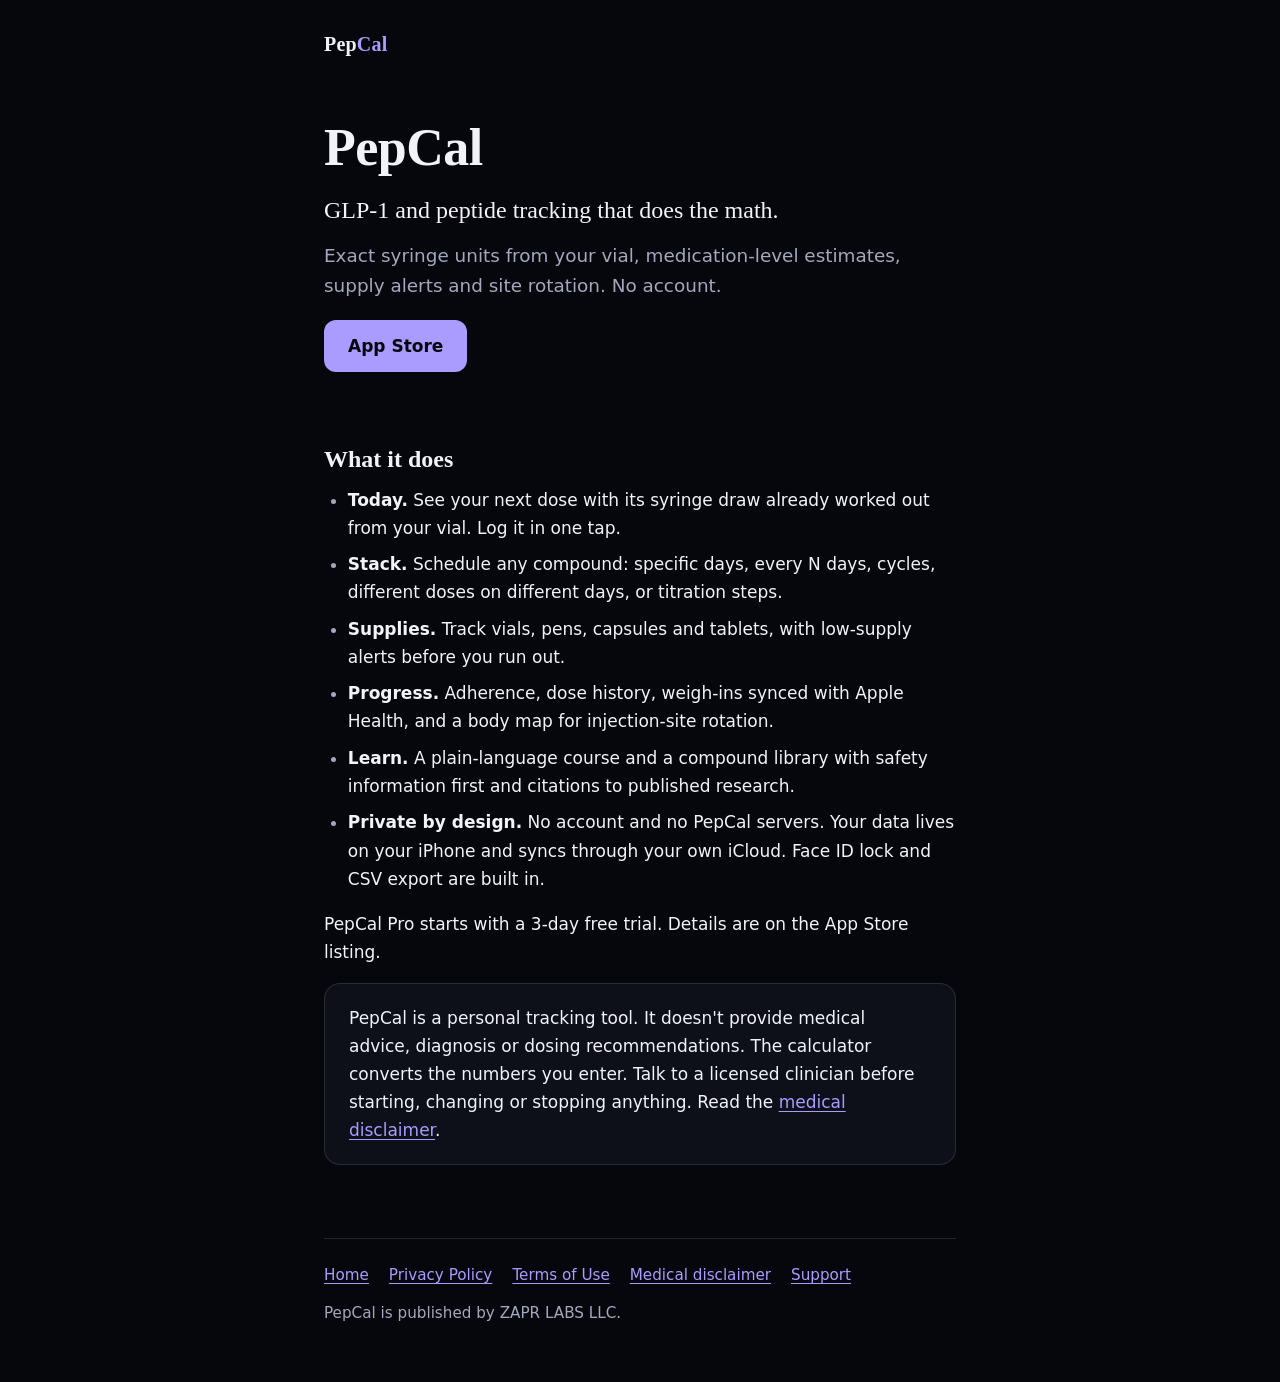
<file: index.html>
<!doctype html>
<html lang="en">
<head>
<meta charset="utf-8">
<meta name="viewport" content="width=device-width, initial-scale=1">
<meta name="color-scheme" content="dark">
<meta name="theme-color" content="#06070D">
<title>PepCal: GLP-1 Peptide Tracker</title>
<meta name="description" content="PepCal is a private GLP-1 and peptide tracker for iPhone: dose log, vial math, supply alerts and site rotation. No account.">
<link rel="icon" href="favicon.svg" type="image/svg+xml">
<link rel="stylesheet" href="style.css">
</head>
<body>
<div class="wrap">
<header class="site">
<a class="brand" href="./">Pep<span>Cal</span></a>
</header>
<main>
<section class="hero">
<h1>PepCal</h1>
<p class="tagline">GLP-1 and peptide tracking that does the math.</p>
<p class="lede">Exact syringe units from your vial, medication-level estimates, supply alerts and site rotation. No account.</p>
<p><a class="button" href="https://apps.apple.com/app/id6787431329">App Store</a></p>
</section>

<h2>What it does</h2>
<ul>
<li><strong>Today.</strong> See your next dose with its syringe draw already worked out from your vial. Log it in one tap.</li>
<li><strong>Stack.</strong> Schedule any compound: specific days, every N days, cycles, different doses on different days, or titration steps.</li>
<li><strong>Supplies.</strong> Track vials, pens, capsules and tablets, with low-supply alerts before you run out.</li>
<li><strong>Progress.</strong> Adherence, dose history, weigh-ins synced with Apple Health, and a body map for injection-site rotation.</li>
<li><strong>Learn.</strong> A plain-language course and a compound library with safety information first and citations to published research.</li>
<li><strong>Private by design.</strong> No account and no PepCal servers. Your data lives on your iPhone and syncs through your own iCloud. Face ID lock and CSV export are built in.</li>
</ul>

<p>PepCal Pro starts with a 3-day free trial. Details are on the App Store listing.</p>

<div class="card">
<p>PepCal is a personal tracking tool. It doesn't provide medical advice, diagnosis or dosing recommendations. The calculator converts the numbers you enter. Talk to a licensed clinician before starting, changing or stopping anything. Read the <a href="disclaimer/">medical disclaimer</a>.</p>
</div>
</main>
<footer class="site">
<nav aria-label="Site">
<a href="./">Home</a>
<a href="privacy/">Privacy Policy</a>
<a href="terms/">Terms of Use</a>
<a href="disclaimer/">Medical disclaimer</a>
<a href="support/">Support</a>
</nav>
<p>PepCal is published by ZAPR LABS LLC.</p>
</footer>
</div>
</body>
</html>
</file>
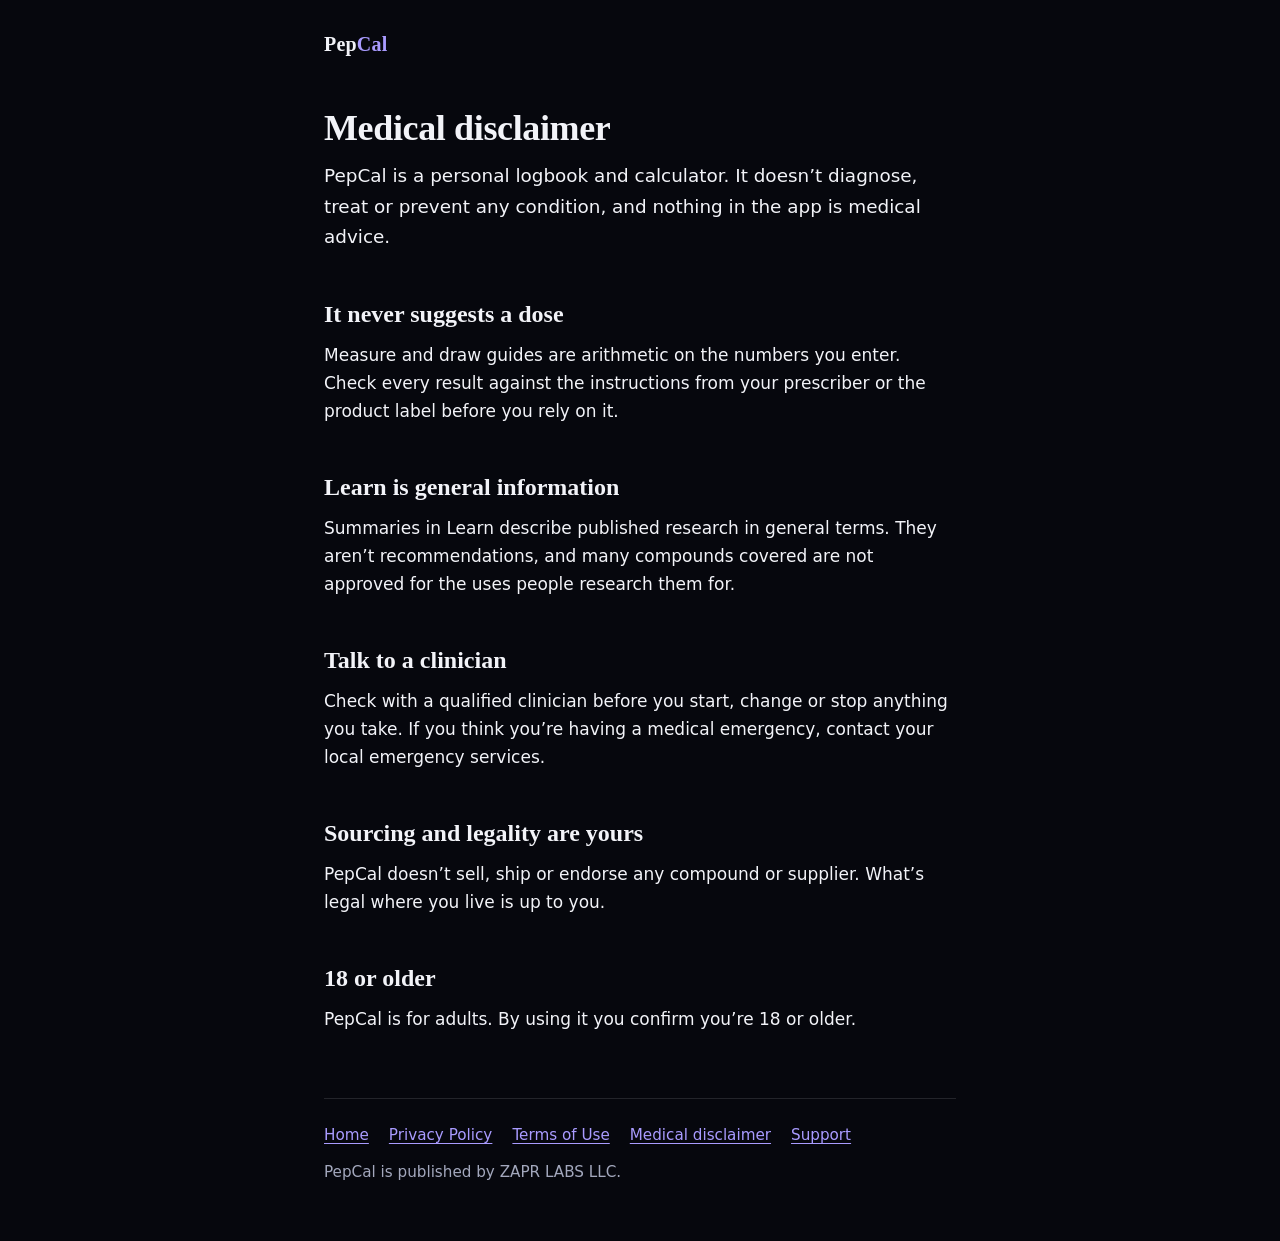
<file: disclaimer/index.html>
<!doctype html>
<html lang="en">
<head>
<meta charset="utf-8">
<meta name="viewport" content="width=device-width, initial-scale=1">
<meta name="color-scheme" content="dark">
<meta name="theme-color" content="#06070D">
<title>Medical disclaimer | PepCal</title>
<meta name="description" content="PepCal is a personal logbook and calculator. Nothing in the app is medical advice.">
<link rel="icon" href="../favicon.svg" type="image/svg+xml">
<link rel="stylesheet" href="../style.css">
</head>
<body>
<div class="wrap">
<header class="site">
<a class="brand" href="../">Pep<span>Cal</span></a>
</header>
<main>
<h1>Medical disclaimer</h1>

<p class="lede">PepCal is a personal logbook and calculator. It doesn’t diagnose, treat or prevent any condition, and nothing in the app is medical advice.</p>

<h2>It never suggests a dose</h2>
<p>Measure and draw guides are arithmetic on the numbers you enter. Check every result against the instructions from your prescriber or the product label before you rely on it.</p>

<h2>Learn is general information</h2>
<p>Summaries in Learn describe published research in general terms. They aren’t recommendations, and many compounds covered are not approved for the uses people research them for.</p>

<h2>Talk to a clinician</h2>
<p>Check with a qualified clinician before you start, change or stop anything you take. If you think you’re having a medical emergency, contact your local emergency services.</p>

<h2>Sourcing and legality are yours</h2>
<p>PepCal doesn’t sell, ship or endorse any compound or supplier. What’s legal where you live is up to you.</p>

<h2>18 or older</h2>
<p>PepCal is for adults. By using it you confirm you’re 18 or older.</p>
</main>
<footer class="site">
<nav aria-label="Site">
<a href="../">Home</a>
<a href="../privacy/">Privacy Policy</a>
<a href="../terms/">Terms of Use</a>
<a href="../disclaimer/">Medical disclaimer</a>
<a href="../support/">Support</a>
</nav>
<p>PepCal is published by ZAPR LABS LLC.</p>
</footer>
</div>
</body>
</html>
</file>
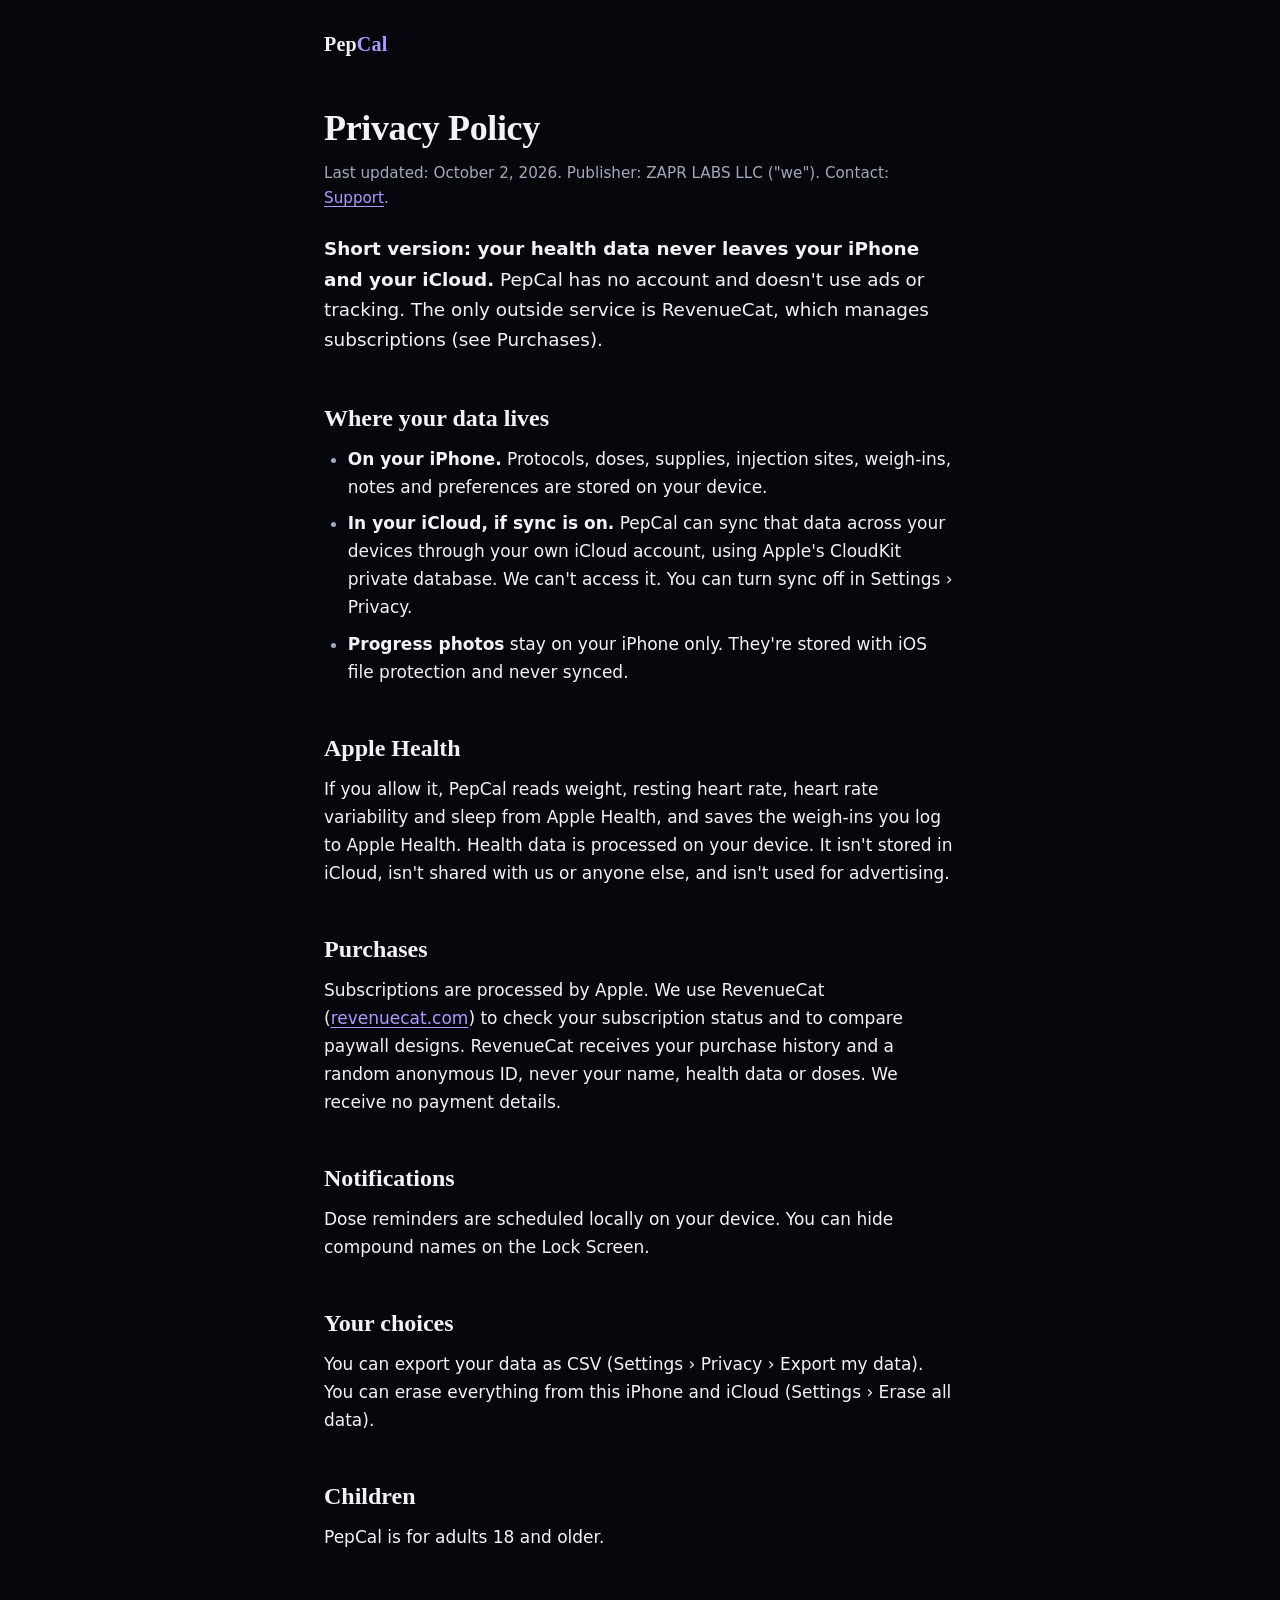
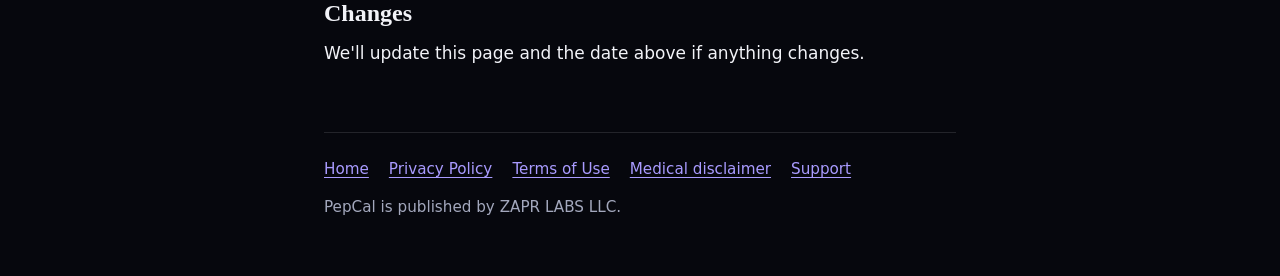
<file: privacy/index.html>
<!doctype html>
<html lang="en">
<head>
<meta charset="utf-8">
<meta name="viewport" content="width=device-width, initial-scale=1">
<meta name="color-scheme" content="dark">
<meta name="theme-color" content="#06070D">
<title>Privacy Policy | PepCal</title>
<meta name="description" content="PepCal's privacy policy. Your health data stays on your iPhone and in your own iCloud.">
<link rel="icon" href="../favicon.svg" type="image/svg+xml">
<link rel="stylesheet" href="../style.css">
</head>
<body>
<div class="wrap">
<header class="site">
<a class="brand" href="../">Pep<span>Cal</span></a>
</header>
<main>
<h1>Privacy Policy</h1>
<p class="meta">Last updated: October 2, 2026. Publisher: ZAPR LABS LLC ("we"). Contact: <a href="../support/">Support</a>.</p>

<p class="lede"><strong>Short version: your health data never leaves your iPhone and your iCloud.</strong> PepCal has no account and doesn't use ads or tracking. The only outside service is RevenueCat, which manages subscriptions (see Purchases).</p>

<h2>Where your data lives</h2>
<ul>
<li><strong>On your iPhone.</strong> Protocols, doses, supplies, injection sites, weigh-ins, notes and preferences are stored on your device.</li>
<li><strong>In your iCloud, if sync is on.</strong> PepCal can sync that data across your devices through your own iCloud account, using Apple's CloudKit private database. We can't access it. You can turn sync off in Settings &rsaquo; Privacy.</li>
<li><strong>Progress photos</strong> stay on your iPhone only. They're stored with iOS file protection and never synced.</li>
</ul>

<h2>Apple Health</h2>
<p>If you allow it, PepCal reads weight, resting heart rate, heart rate variability and sleep from Apple Health, and saves the weigh-ins you log to Apple Health. Health data is processed on your device. It isn't stored in iCloud, isn't shared with us or anyone else, and isn't used for advertising.</p>

<h2>Purchases</h2>
<p>Subscriptions are processed by Apple. We use RevenueCat (<a href="https://www.revenuecat.com">revenuecat.com</a>) to check your subscription status and to compare paywall designs. RevenueCat receives your purchase history and a random anonymous ID, never your name, health data or doses. We receive no payment details.</p>

<h2>Notifications</h2>
<p>Dose reminders are scheduled locally on your device. You can hide compound names on the Lock Screen.</p>

<h2>Your choices</h2>
<p>You can export your data as CSV (Settings &rsaquo; Privacy &rsaquo; Export my data). You can erase everything from this iPhone and iCloud (Settings &rsaquo; Erase all data).</p>

<h2>Children</h2>
<p>PepCal is for adults 18 and older.</p>

<h2>Changes</h2>
<p>We'll update this page and the date above if anything changes.</p>
</main>
<footer class="site">
<nav aria-label="Site">
<a href="../">Home</a>
<a href="../privacy/">Privacy Policy</a>
<a href="../terms/">Terms of Use</a>
<a href="../disclaimer/">Medical disclaimer</a>
<a href="../support/">Support</a>
</nav>
<p>PepCal is published by ZAPR LABS LLC.</p>
</footer>
</div>
</body>
</html>
</file>
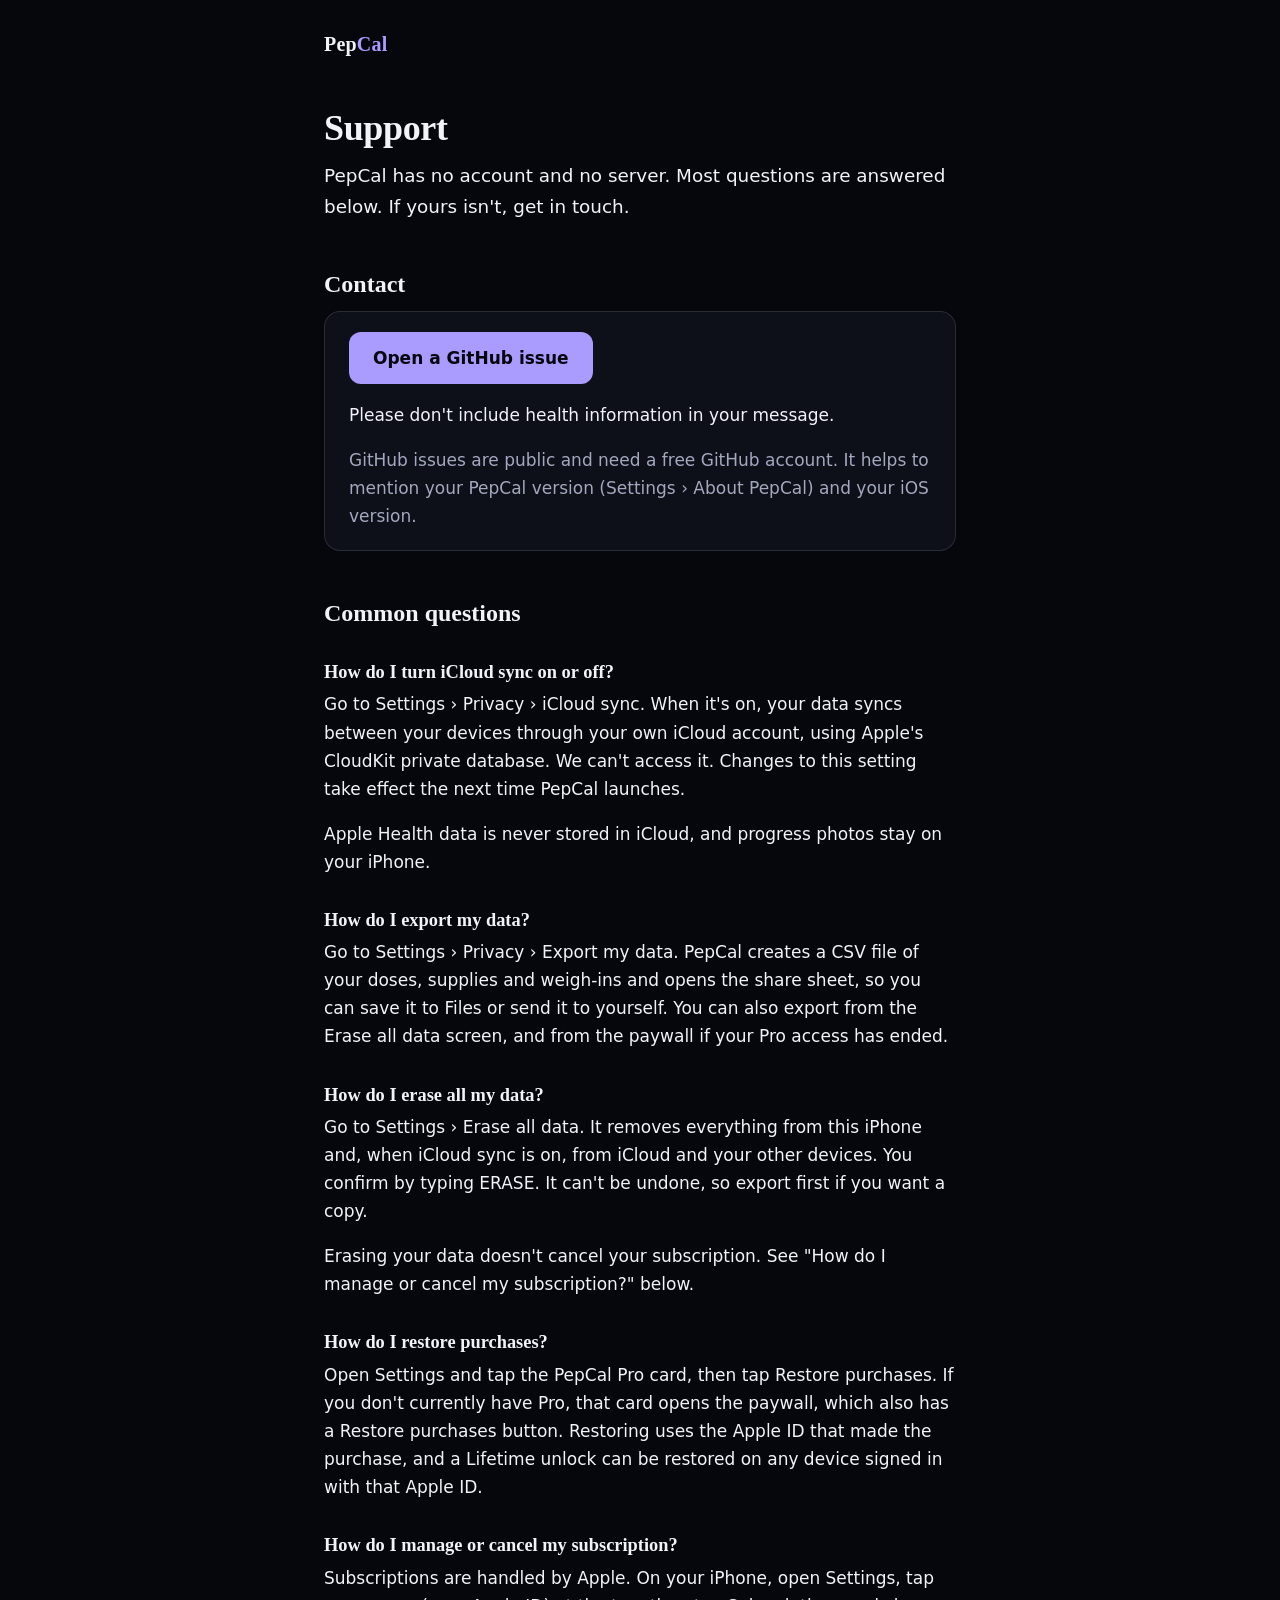
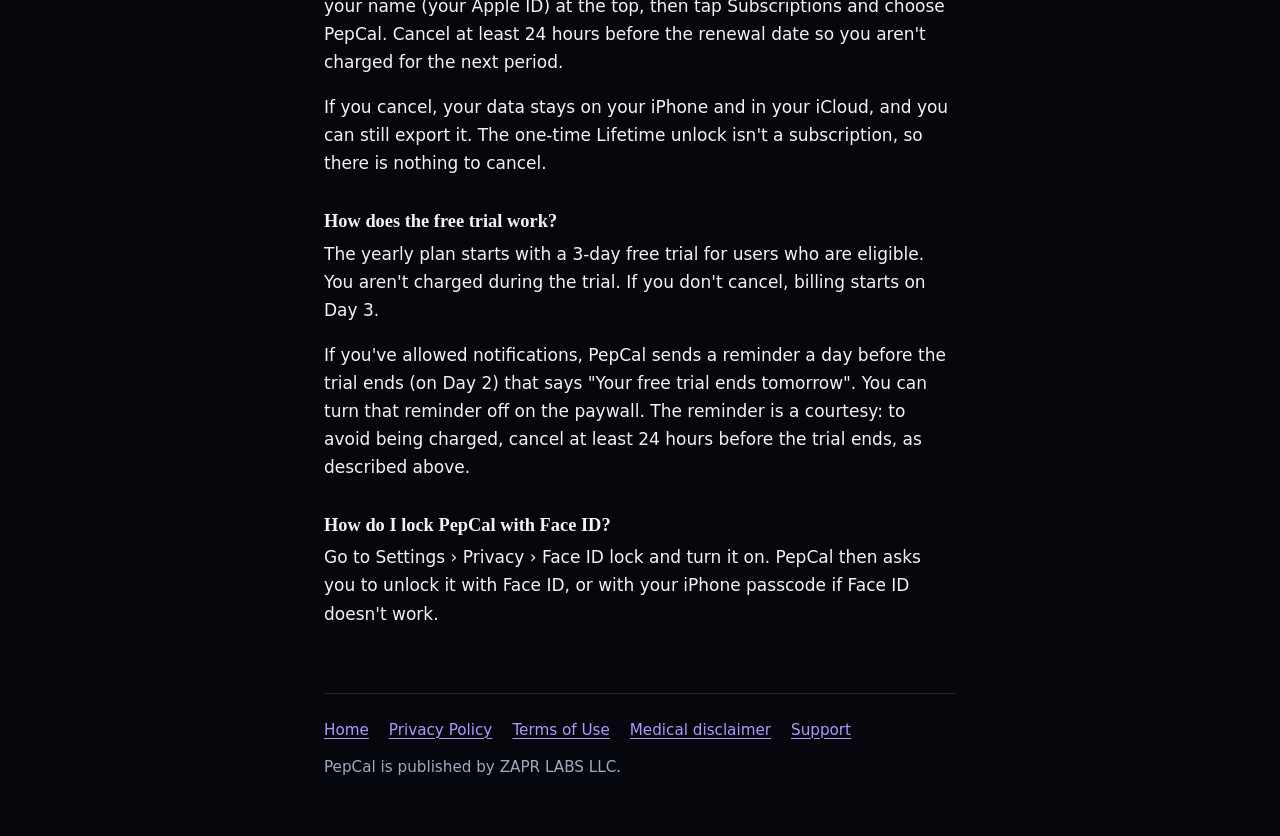
<file: support/index.html>
<!doctype html>
<html lang="en">
<head>
<meta charset="utf-8">
<meta name="viewport" content="width=device-width, initial-scale=1">
<meta name="color-scheme" content="dark">
<meta name="theme-color" content="#06070D">
<title>Support | PepCal</title>
<meta name="description" content="Help with PepCal: iCloud sync, exporting and erasing your data, purchases, subscriptions, the free trial and Face ID lock.">
<link rel="icon" href="../favicon.svg" type="image/svg+xml">
<link rel="stylesheet" href="../style.css">
</head>
<body>
<div class="wrap">
<header class="site">
<a class="brand" href="../">Pep<span>Cal</span></a>
</header>
<main>
<h1>Support</h1>
<p class="lede">PepCal has no account and no server. Most questions are answered below. If yours isn't, get in touch.</p>

<h2 id="contact">Contact</h2>
<div class="card">
<p><a class="button" href="https://github.com/mattsegura/pepcal-site/issues/new">Open a GitHub issue</a></p>
<p>Please don't include health information in your message.</p>
<p class="muted">GitHub issues are public and need a free GitHub account. It helps to mention your PepCal version (Settings &rsaquo; About PepCal) and your iOS version.</p>
</div>

<h2>Common questions</h2>
<div class="faq">

<h3 id="icloud-sync">How do I turn iCloud sync on or off?</h3>
<p>Go to Settings &rsaquo; Privacy &rsaquo; iCloud sync. When it's on, your data syncs between your devices through your own iCloud account, using Apple's CloudKit private database. We can't access it. Changes to this setting take effect the next time PepCal launches.</p>
<p>Apple Health data is never stored in iCloud, and progress photos stay on your iPhone.</p>

<h3 id="export">How do I export my data?</h3>
<p>Go to Settings &rsaquo; Privacy &rsaquo; Export my data. PepCal creates a CSV file of your doses, supplies and weigh-ins and opens the share sheet, so you can save it to Files or send it to yourself. You can also export from the Erase all data screen, and from the paywall if your Pro access has ended.</p>

<h3 id="erase">How do I erase all my data?</h3>
<p>Go to Settings &rsaquo; Erase all data. It removes everything from this iPhone and, when iCloud sync is on, from iCloud and your other devices. You confirm by typing ERASE. It can't be undone, so export first if you want a copy.</p>
<p>Erasing your data doesn't cancel your subscription. See "How do I manage or cancel my subscription?" below.</p>

<h3 id="restore">How do I restore purchases?</h3>
<p>Open Settings and tap the PepCal Pro card, then tap Restore purchases. If you don't currently have Pro, that card opens the paywall, which also has a Restore purchases button. Restoring uses the Apple ID that made the purchase, and a Lifetime unlock can be restored on any device signed in with that Apple ID.</p>

<h3 id="cancel">How do I manage or cancel my subscription?</h3>
<p>Subscriptions are handled by Apple. On your iPhone, open Settings, tap your name (your Apple ID) at the top, then tap Subscriptions and choose PepCal. Cancel at least 24 hours before the renewal date so you aren't charged for the next period.</p>
<p>If you cancel, your data stays on your iPhone and in your iCloud, and you can still export it. The one-time Lifetime unlock isn't a subscription, so there is nothing to cancel.</p>

<h3 id="trial">How does the free trial work?</h3>
<p>The yearly plan starts with a 3-day free trial for users who are eligible. You aren't charged during the trial. If you don't cancel, billing starts on Day 3.</p>
<p>If you've allowed notifications, PepCal sends a reminder a day before the trial ends (on Day 2) that says "Your free trial ends tomorrow". You can turn that reminder off on the paywall. The reminder is a courtesy: to avoid being charged, cancel at least 24 hours before the trial ends, as described above.</p>

<h3 id="face-id">How do I lock PepCal with Face ID?</h3>
<p>Go to Settings &rsaquo; Privacy &rsaquo; Face ID lock and turn it on. PepCal then asks you to unlock it with Face ID, or with your iPhone passcode if Face ID doesn't work.</p>

</div>
</main>
<footer class="site">
<nav aria-label="Site">
<a href="../">Home</a>
<a href="../privacy/">Privacy Policy</a>
<a href="../terms/">Terms of Use</a>
<a href="../disclaimer/">Medical disclaimer</a>
<a href="../support/">Support</a>
</nav>
<p>PepCal is published by ZAPR LABS LLC.</p>
</footer>
</div>
</body>
</html>
</file>
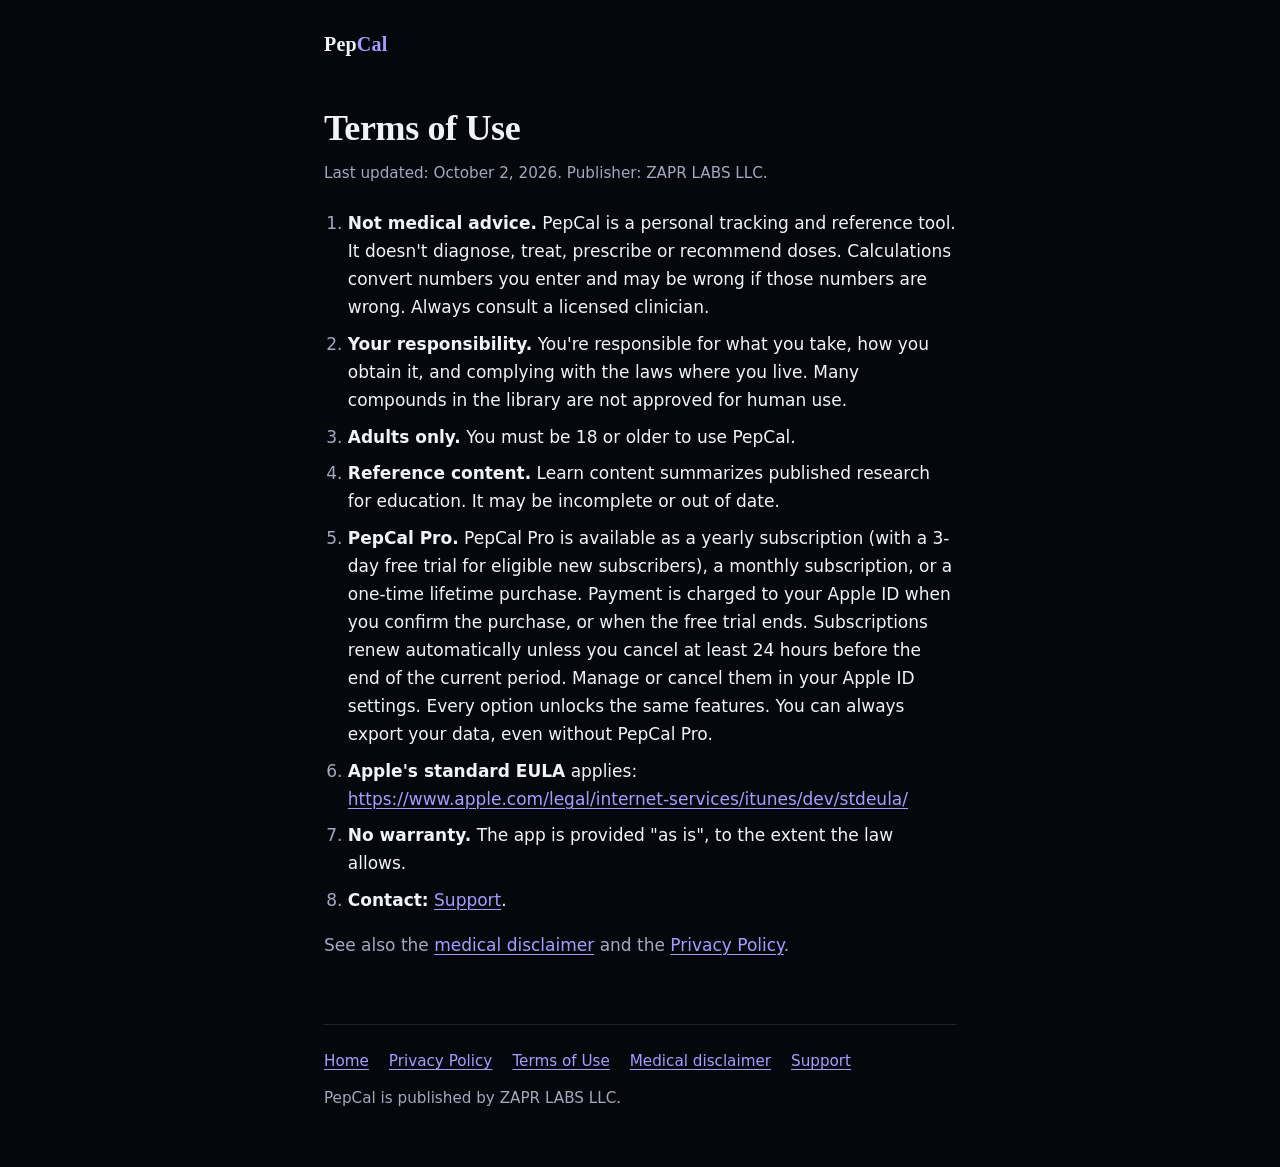
<file: terms/index.html>
<!doctype html>
<html lang="en">
<head>
<meta charset="utf-8">
<meta name="viewport" content="width=device-width, initial-scale=1">
<meta name="color-scheme" content="dark">
<meta name="theme-color" content="#06070D">
<title>Terms of Use | PepCal</title>
<meta name="description" content="Terms of use for the PepCal app.">
<link rel="icon" href="../favicon.svg" type="image/svg+xml">
<link rel="stylesheet" href="../style.css">
</head>
<body>
<div class="wrap">
<header class="site">
<a class="brand" href="../">Pep<span>Cal</span></a>
</header>
<main>
<h1>Terms of Use</h1>
<p class="meta">Last updated: October 2, 2026. Publisher: ZAPR LABS LLC.</p>

<ol>
<li><strong>Not medical advice.</strong> PepCal is a personal tracking and reference tool. It doesn't diagnose, treat, prescribe or recommend doses. Calculations convert numbers you enter and may be wrong if those numbers are wrong. Always consult a licensed clinician.</li>
<li><strong>Your responsibility.</strong> You're responsible for what you take, how you obtain it, and complying with the laws where you live. Many compounds in the library are not approved for human use.</li>
<li><strong>Adults only.</strong> You must be 18 or older to use PepCal.</li>
<li><strong>Reference content.</strong> Learn content summarizes published research for education. It may be incomplete or out of date.</li>
<li><strong>PepCal Pro.</strong> PepCal Pro is available as a yearly subscription (with a 3-day free trial for eligible new subscribers), a monthly subscription, or a one-time lifetime purchase. Payment is charged to your Apple ID when you confirm the purchase, or when the free trial ends. Subscriptions renew automatically unless you cancel at least 24 hours before the end of the current period. Manage or cancel them in your Apple ID settings. Every option unlocks the same features. You can always export your data, even without PepCal Pro.</li>
<li><strong>Apple's standard EULA</strong> applies: <a href="https://www.apple.com/legal/internet-services/itunes/dev/stdeula/">https://www.apple.com/legal/internet-services/itunes/dev/stdeula/</a></li>
<li><strong>No warranty.</strong> The app is provided "as is", to the extent the law allows.</li>
<li><strong>Contact:</strong> <a href="../support/">Support</a>.</li>
</ol>

<p class="muted">See also the <a href="../disclaimer/">medical disclaimer</a> and the <a href="../privacy/">Privacy Policy</a>.</p>
</main>
<footer class="site">
<nav aria-label="Site">
<a href="../">Home</a>
<a href="../privacy/">Privacy Policy</a>
<a href="../terms/">Terms of Use</a>
<a href="../disclaimer/">Medical disclaimer</a>
<a href="../support/">Support</a>
</nav>
<p>PepCal is published by ZAPR LABS LLC.</p>
</footer>
</div>
</body>
</html>
</file>
<file: style.css>
:root {
  --bg: #06070D;
  --surface: #0D0F19;
  --text: #F2F3F8;
  --muted: #A3A8BD;
  --accent: #A99BFF;
  --line: rgba(242, 243, 248, 0.12);
  --serif: ui-serif, "New York", "Iowan Old Style", Georgia, "Times New Roman", serif;
  --sans: system-ui, -apple-system, "SF Pro Text", "Segoe UI", Roboto, "Helvetica Neue", Arial, sans-serif;
}

* { box-sizing: border-box; }

html {
  color-scheme: dark;
  background: var(--bg);
  -webkit-text-size-adjust: 100%;
  text-size-adjust: 100%;
}

body {
  margin: 0;
  background: var(--bg);
  color: var(--text);
  font-family: var(--sans);
  font-size: 1.0625rem;
  line-height: 1.65;
  -webkit-font-smoothing: antialiased;
}

.wrap {
  max-width: 680px;
  margin: 0 auto;
  padding: 0 24px;
}

header.site {
  padding: 28px 0 8px;
}

.brand {
  font-family: var(--serif);
  font-size: 1.25rem;
  font-weight: 600;
  letter-spacing: 0.01em;
  color: var(--text);
  text-decoration: none;
}
.brand span { color: var(--accent); }

main { padding: 24px 0 48px; }

h1, h2, h3 {
  font-family: var(--serif);
  font-weight: 600;
  line-height: 1.2;
  color: var(--text);
}
h1 { font-size: 2.25rem; margin: 0.4em 0 0.3em; letter-spacing: -0.01em; }
h2 { font-size: 1.5rem; margin: 2em 0 0.5em; }
h3 { font-size: 1.15rem; margin: 1.6em 0 0.4em; }

p, ul, ol { margin: 0 0 1em; }
ul, ol { padding-left: 1.4em; }
li { margin: 0 0 0.5em; }
li::marker { color: var(--muted); }

a {
  color: var(--accent);
  text-decoration: underline;
  text-underline-offset: 0.18em;
  text-decoration-thickness: 1px;
}
a:hover { text-decoration-thickness: 2px; }
a:focus-visible, .button:focus-visible {
  outline: 2px solid var(--accent);
  outline-offset: 3px;
  border-radius: 4px;
}

strong { font-weight: 600; }

.meta { color: var(--muted); font-size: 0.95rem; margin-bottom: 1.5em; }
.lede { font-size: 1.15rem; }
.muted { color: var(--muted); }

.hero { padding: 24px 0 8px; }
.hero h1 { font-size: 3.25rem; margin-top: 0; }
.hero .tagline {
  font-family: var(--serif);
  font-size: 1.5rem;
  line-height: 1.3;
  margin: 0 0 0.6em;
}
.hero .lede { color: var(--muted); }

.button {
  display: inline-block;
  padding: 12px 24px;
  background: var(--accent);
  color: var(--bg);
  font-weight: 600;
  text-decoration: none;
  border-radius: 12px;
}
.button:hover { filter: brightness(1.08); text-decoration: none; }

.card {
  background: var(--surface);
  border: 1px solid var(--line);
  border-radius: 16px;
  padding: 20px 24px;
  margin: 0 0 1.5em;
}
.card p:last-child { margin-bottom: 0; }

.faq h3 { margin-top: 1.8em; }

footer.site {
  border-top: 1px solid var(--line);
  padding: 24px 0 56px;
  color: var(--muted);
  font-size: 0.95rem;
}
footer.site nav {
  display: flex;
  flex-wrap: wrap;
  gap: 8px 20px;
  margin-bottom: 12px;
}
footer.site p { margin: 0; }

@media (max-width: 480px) {
  body { font-size: 1rem; }
  h1 { font-size: 1.9rem; }
  .hero h1 { font-size: 2.6rem; }
  .hero .tagline { font-size: 1.3rem; }
  .wrap { padding: 0 20px; }
}
</file>
